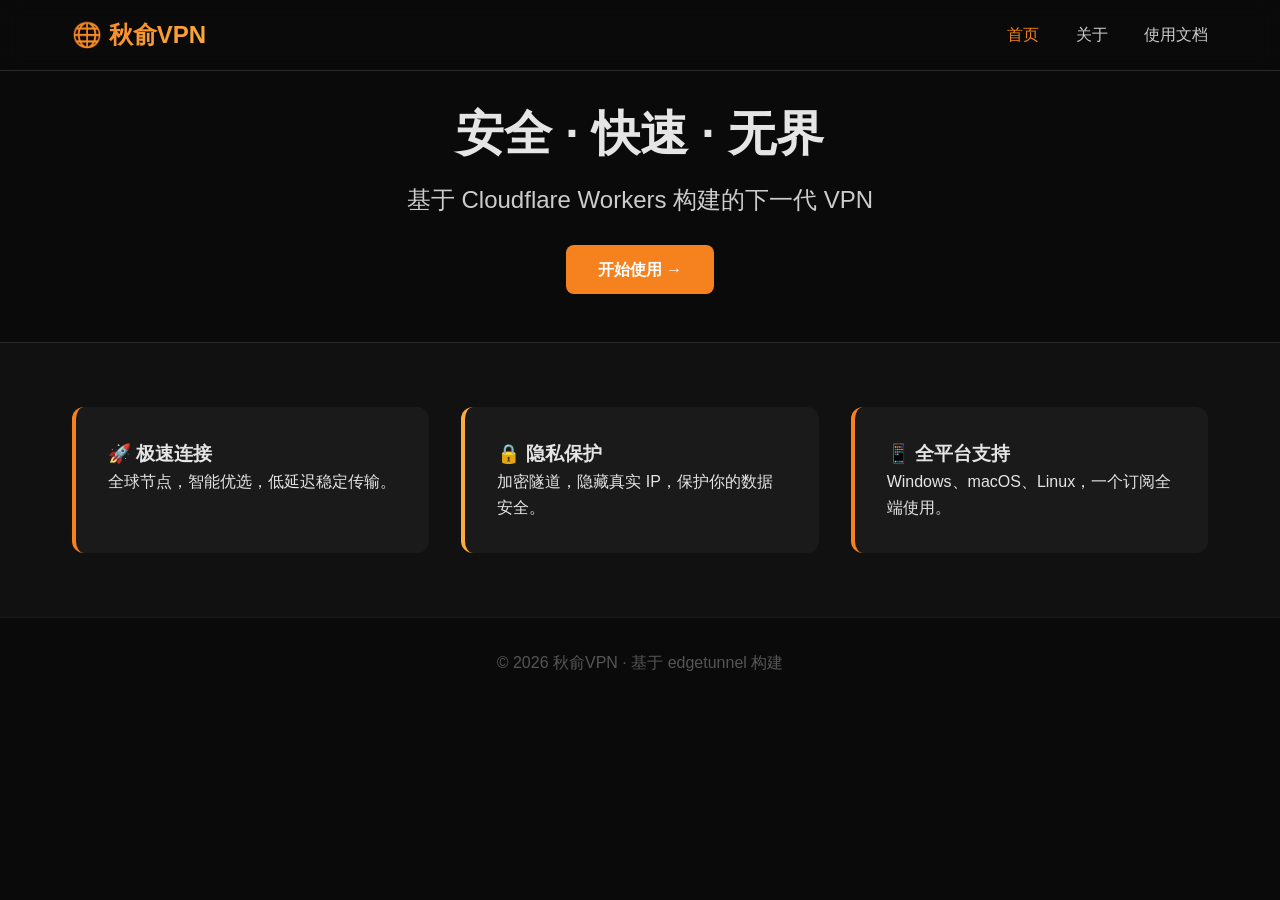
<file: index.html>
<!DOCTYPE html>
<html lang="zh-CN">
<head>
  <meta charset="UTF-8">
  <meta name="viewport" content="width=device-width, initial-scale=1.0">
  <title>秋俞VPN - 首页</title>
  <link rel="stylesheet" href="style.css">
</head>
<body>
  <!-- 导航栏 -->
  <nav class="navbar">
    <div class="container">
      <div class="nav-brand">🌐 秋俞VPN</div>
      <div class="nav-links">
        <a href="index.html" class="active">首页</a>
        <a href="about.html">关于</a>
        <a href="docs.html">使用文档</a>
      </div>
    </div>
  </nav>

  <!-- Hero 区域 -->
  <header class="page-header" style="padding-top: 6rem;">
    <div class="container">
      <h1>安全 · 快速 · 无界</h1>
      <p style="font-size: 1.5rem; color: #ccc;">基于 Cloudflare Workers 构建的下一代 VPN</p>
      <br>
      <a href="docs.html" class="btn-primary">开始使用 →</a>
    </div>
  </header>

  <!-- 特色卡片 -->
  <section class="section" style="background: #111;">
    <div class="container">
      <div style="display: grid; grid-template-columns: repeat(auto-fit, minmax(250px, 1fr)); gap: 2rem;">
        <div style="background: #1a1a1a; padding: 2rem; border-radius: 12px; border-left: 4px solid #f6821f;">
          <h3>🚀 极速连接</h3>
          <p>全球节点，智能优选，低延迟稳定传输。</p>
        </div>
        <div style="background: #1a1a1a; padding: 2rem; border-radius: 12px; border-left: 4px solid #faab41;">
          <h3>🔒 隐私保护</h3>
          <p>加密隧道，隐藏真实 IP，保护你的数据安全。</p>
        </div>
        <div style="background: #1a1a1a; padding: 2rem; border-radius: 12px; border-left: 4px solid #f6821f;">
          <h3>📱 全平台支持</h3>
          <p>Windows、macOS、Linux，一个订阅全端使用。</p>
        </div>
      </div>
    </div>
  </section>

  <!-- 页脚 -->
  <footer style="text-align: center; padding: 2rem; color: #555;">
    <p>© 2026 秋俞VPN · 基于 edgetunnel 构建</p>
  </footer>
</body>
</html>
</file>
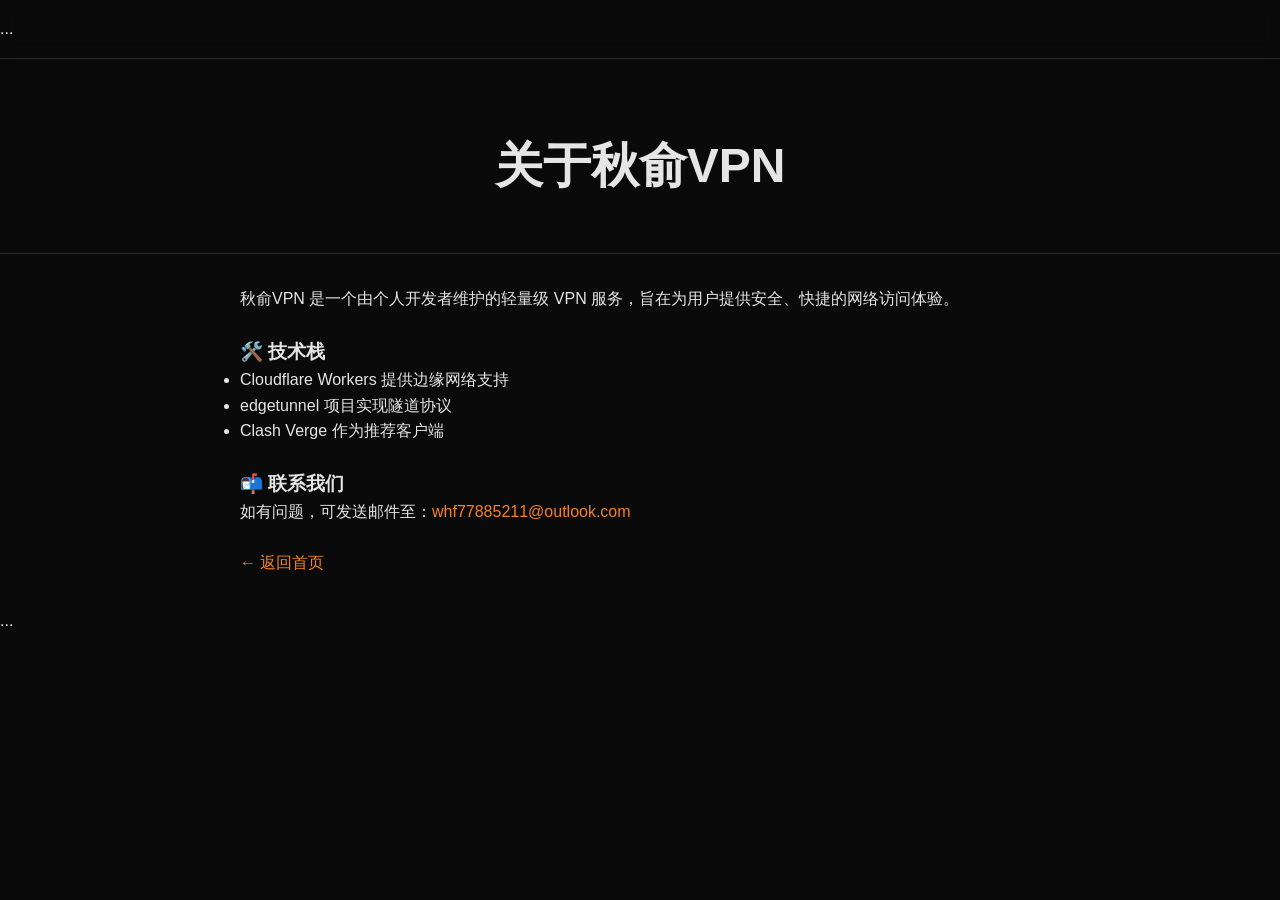
<file: about.html>
<!DOCTYPE html>
<html lang="zh-CN">
<head>
  <meta charset="UTF-8">
  <meta name="viewport" content="width=device-width, initial-scale=1.0">
  <title>关于我们 - 秋俞VPN</title>
  <link rel="stylesheet" href="style.css">
</head>
<body>
  <nav class="navbar">...</nav> <!-- 同首页 -->

  <div class="page-header">
    <div class="container">
      <h1>关于秋俞VPN</h1>
    </div>
  </div>

  <div class="container" style="padding: 2rem 0; max-width: 800px;">
    <p>秋俞VPN 是一个由个人开发者维护的轻量级 VPN 服务，旨在为用户提供安全、快捷的网络访问体验。</p>
    <br>
    <h3>🛠️ 技术栈</h3>
    <ul>
      <li>Cloudflare Workers 提供边缘网络支持</li>
      <li>edgetunnel 项目实现隧道协议</li>
      <li>Clash Verge 作为推荐客户端</li>
    </ul>
    <br>
    <h3>📬 联系我们</h3>
    <p>如有问题，可发送邮件至：<a href="mailto:whf77885211@outlook.com">whf77885211@outlook.com</a></p>
    <br>
    <a href="index.html">← 返回首页</a>
  </div>

  <footer>...</footer>
</body>
</html>
</file>
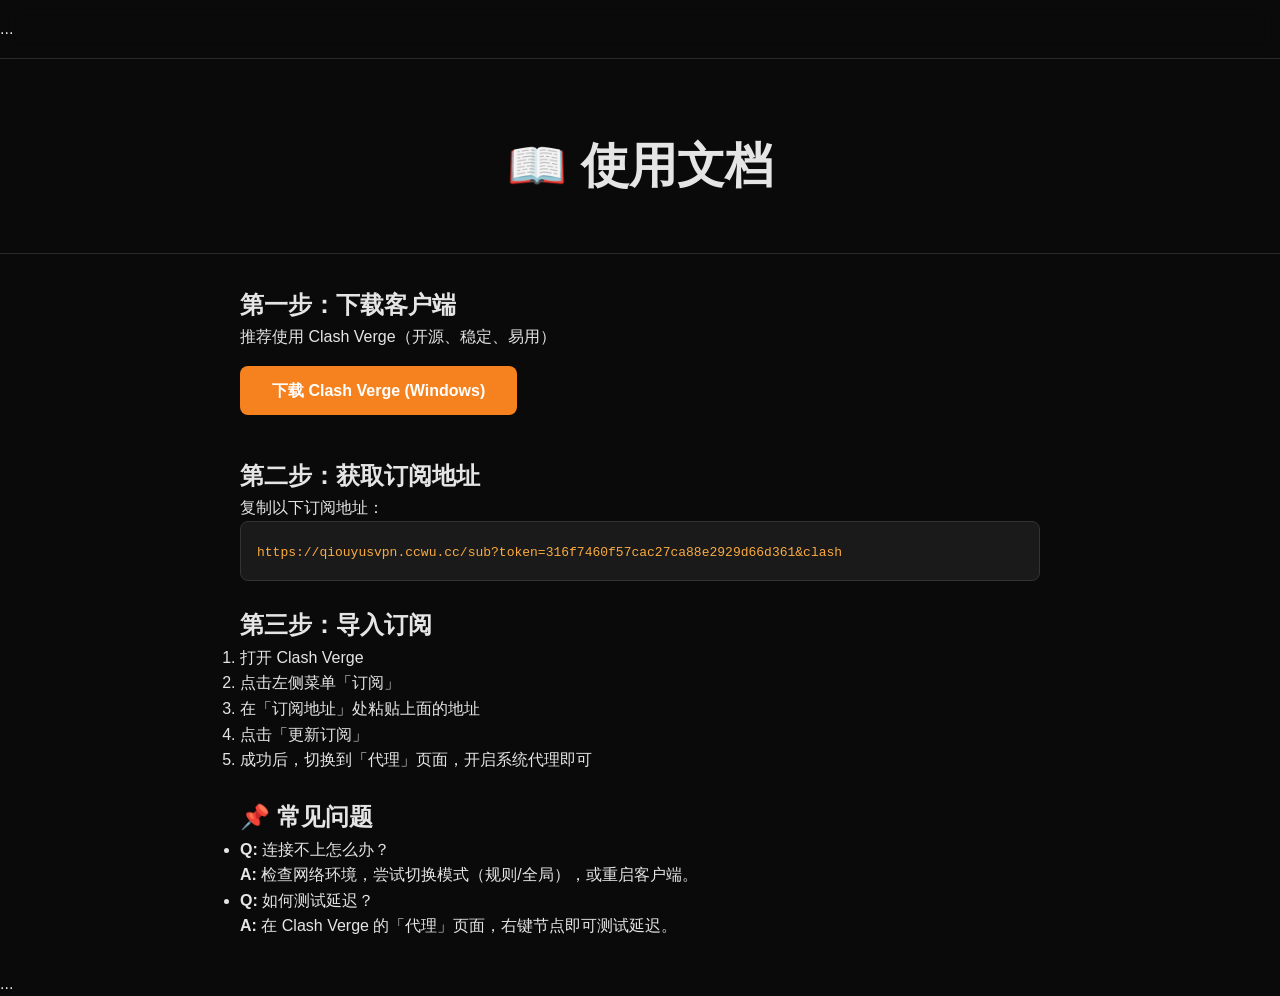
<file: docs.html>
<!DOCTYPE html>
<html lang="zh-CN">
<head>
  <meta charset="UTF-8">
  <meta name="viewport" content="width=device-width, initial-scale=1.0">
  <title>使用文档 - 秋俞VPN</title>
  <link rel="stylesheet" href="style.css">
</head>
<body>
  <nav class="navbar">...</nav>

  <div class="page-header">
    <div class="container">
      <h1>📖 使用文档</h1>
    </div>
  </div>

  <div class="container" style="padding: 2rem 0; max-width: 800px;">
    <h2>第一步：下载客户端</h2>
    <p>推荐使用 Clash Verge（开源、稳定、易用）</p>
    <a href="https://github.com/clash-verge-rev/clash-verge-rev/releases" target="_blank" class="btn-primary" style="margin: 1rem 0;">下载 Clash Verge (Windows)</a>
    <br><br>

    <h2>第二步：获取订阅地址</h2>
    <p>复制以下订阅地址：</p>
    <div style="background: #1a1a1a; padding: 1rem; border-radius: 8px; word-break: break-all; border: 1px solid #333;">
      <code style="color: #faab41;">https://qiouyusvpn.ccwu.cc/sub?token=316f7460f57cac27ca88e2929d66d361&clash</code>
    </div>
    <br>

    <h2>第三步：导入订阅</h2>
    <ol>
      <li>打开 Clash Verge</li>
      <li>点击左侧菜单「订阅」</li>
      <li>在「订阅地址」处粘贴上面的地址</li>
      <li>点击「更新订阅」</li>
      <li>成功后，切换到「代理」页面，开启系统代理即可</li>
    </ol>
    <br>

    <h2>📌 常见问题</h2>
    <ul>
      <li><strong>Q:</strong> 连接不上怎么办？<br><strong>A:</strong> 检查网络环境，尝试切换模式（规则/全局），或重启客户端。</li>
      <li><strong>Q:</strong> 如何测试延迟？<br><strong>A:</strong> 在 Clash Verge 的「代理」页面，右键节点即可测试延迟。</li>
    </ul>
  </div>

  <footer>...</footer>
</body>
</html>
</file>
<file: style.css>
/* 全局重置 */
* { margin: 0; padding: 0; box-sizing: border-box; }
body {
  font-family: -apple-system, BlinkMacSystemFont, "Segoe UI", Roboto, sans-serif;
  background: #0a0a0a;
  color: #e5e5e5;
  line-height: 1.6;
}
a { color: #f6821f; text-decoration: none; }
a:hover { text-decoration: underline; }
.container {
  max-width: 1200px;
  margin: 0 auto;
  padding: 0 2rem;
}

/* 导航栏 */
.navbar {
  position: fixed;
  top: 0;
  left: 0;
  right: 0;
  background: rgba(10, 10, 10, 0.8);
  backdrop-filter: blur(10px);
  border-bottom: 1px solid #2a2a2a;
  z-index: 100;
  padding: 1rem 0;
}
.navbar .container {
  display: flex;
  justify-content: space-between;
  align-items: center;
}
.nav-links a {
  color: #ccc;
  margin-left: 2rem;
  font-weight: 500;
  transition: color 0.2s;
}
.nav-links a:hover,
.nav-links a.active {
  color: #f6821f;
  text-decoration: none;
}
.nav-brand {
  font-size: 1.5rem;
  font-weight: 700;
  background: linear-gradient(135deg, #f6821f, #faab41);
  -webkit-background-clip: text;
  -webkit-text-fill-color: transparent;
}

/* 通用按钮 */
.btn-primary {
  display: inline-block;
  background: #f6821f;
  color: #fff;
  padding: 0.75rem 2rem;
  border-radius: 8px;
  font-weight: 600;
  transition: background 0.2s, transform 0.1s;
}
.btn-primary:hover {
  background: #d96d15;
  text-decoration: none;
  transform: translateY(-2px);
}

/* 页面头部 */
.page-header {
  padding: 8rem 0 3rem;
  text-align: center;
  border-bottom: 1px solid #2a2a2a;
}
.page-header h1 {
  font-size: 3rem;
  font-weight: 800;
}
.page-header p {
  color: #aaa;
  font-size: 1.2rem;
  margin-top: 0.5rem;
}

/* 内容区域 */
.section {
  padding: 4rem 0;
  border-bottom: 1px solid #1a1a1a;
}
.section:last-child { border-bottom: none; }
</file>
